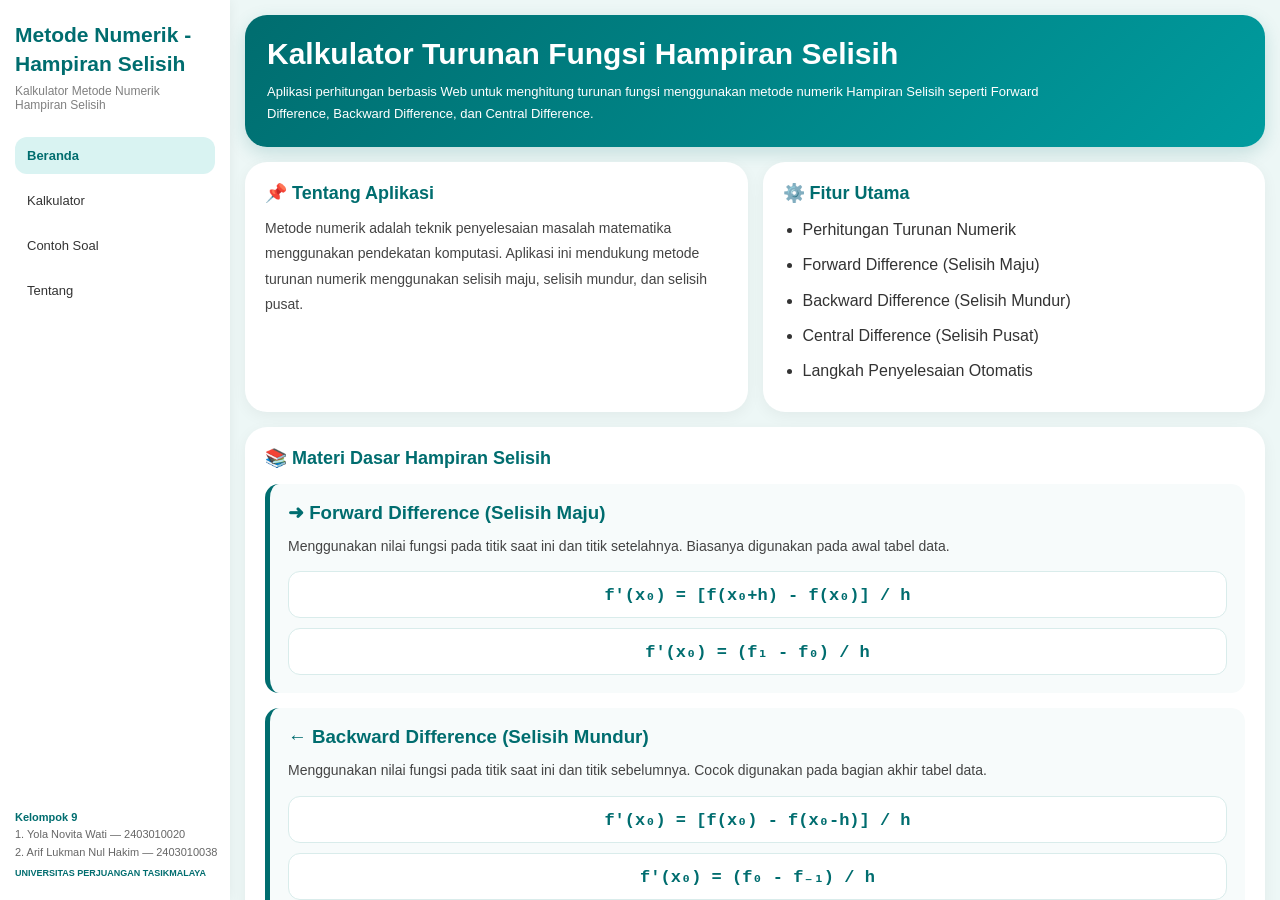
<file: index.html>
<!DOCTYPE html>
<html lang="id">

<head>
    <meta charset="UTF-8">
    <meta name="viewport" content="width=device-width, initial-scale=1.0">
    <title>Beranda - Numerical Calculator</title>

    <link rel="stylesheet" href="style.css">
    <link rel="stylesheet" href="beranda.css">
</head>

<body>

<div class="container">

    <aside class="sidebar">

        <div class="logo">
            <h2>Metode Numerik - Hampiran Selisih</h2>
            <p>Kalkulator Metode Numerik Hampiran Selisih</p>
        </div>

        <ul>
            <li class="active">Beranda</li>
            <li onclick="location.href='kalkulator.html'">Kalkulator</li>
            <li onclick="location.href='contohsoal.html'">Contoh Soal</li>
            <li onclick="location.href='tentang.html'">Tentang</li>
        </ul>

    </aside>

    <div class="team-info">
        <p><strong>Kelompok 9</strong></p>
        <p>1. Yola Novita Wati — 2403010020</p>
        <p>2. Arif Lukman Nul Hakim — 2403010038</p>
        <p class="campus">
            UNIVERSITAS PERJUANGAN TASIKMALAYA
        </p>
    </div>

    <main class="main-content">

        <!-- HERO -->
        <section class="hero">

            <h1>Kalkulator Turunan Fungsi Hampiran Selisih</h1>

            <p>
                Aplikasi perhitungan berbasis Web untuk menghitung turunan fungsi
                menggunakan metode numerik Hampiran Selisih seperti
                Forward Difference, Backward Difference, dan Central Difference.
            </p>

        </section>

        <!-- TENTANG -->
        <section class="home-card">

            <h2>📌 Tentang Aplikasi</h2>

            <p>
                Metode numerik adalah teknik penyelesaian masalah matematika
                menggunakan pendekatan komputasi. Aplikasi ini mendukung
                metode turunan numerik menggunakan selisih maju,
                selisih mundur, dan selisih pusat.
            </p>

        </section>

        <!-- FITUR -->
        <section class="home-card">

            <h2>⚙️ Fitur Utama</h2>

            <ul>
                <li>Perhitungan Turunan Numerik</li>
                <li>Forward Difference (Selisih Maju)</li>
                <li>Backward Difference (Selisih Mundur)</li>
                <li>Central Difference (Selisih Pusat)</li>
                <li>Langkah Penyelesaian Otomatis</li>
            </ul>

        </section>

        <!-- MATERI -->
        <section class="home-card materi-card">

            <h2>📚 Materi Dasar Hampiran Selisih</h2>

            <div class="metode-box">

                <h3>➜ Forward Difference (Selisih Maju)</h3>

                <p>
                    Menggunakan nilai fungsi pada titik saat ini dan titik setelahnya.
                    Biasanya digunakan pada awal tabel data.
                </p>

                <div class="rumus">
                    f'(x₀) = [f(x₀+h) - f(x₀)] / h
                </div>

                <div class="rumus">
                    f'(x₀) = (f₁ - f₀) / h
                </div>

            </div>

            <div class="metode-box">

                <h3>← Backward Difference (Selisih Mundur)</h3>

                <p>
                    Menggunakan nilai fungsi pada titik saat ini dan titik sebelumnya.
                    Cocok digunakan pada bagian akhir tabel data.
                </p>

                <div class="rumus">
                    f'(x₀) = [f(x₀) - f(x₀-h)] / h
                </div>

                <div class="rumus">
                    f'(x₀) = (f₀ - f₋₁) / h
                </div>

            </div>

            <div class="metode-box">

                <h3>↔ Central Difference (Selisih Pusat)</h3>

                <p>
                    Menggunakan titik sebelum dan sesudah titik yang dihitung.
                    Umumnya menghasilkan galat yang lebih kecil.
                </p>

                <div class="rumus">
                    f'(x₀) = [f(x₀+h) − f(x₀−h)] / 2h
                </div>

                <div class="rumus">
                    f'(x₀) = (f₁ − f₋₁) / 2h
                </div>

            </div>

        </section>

        <!-- MULAI -->
        <section class="home-card highlight">

            <h2>🚀 Mulai Sekarang</h2>

            <p>
                Klik menu <strong>Kalkulator</strong>
                untuk mulai menghitung turunan fungsi.
            </p>

            <button onclick="location.href='kalkulator.html'">
                Buka Kalkulator
            </button>

        </section>

    </main>

</div>

</body>
</html>
</file>
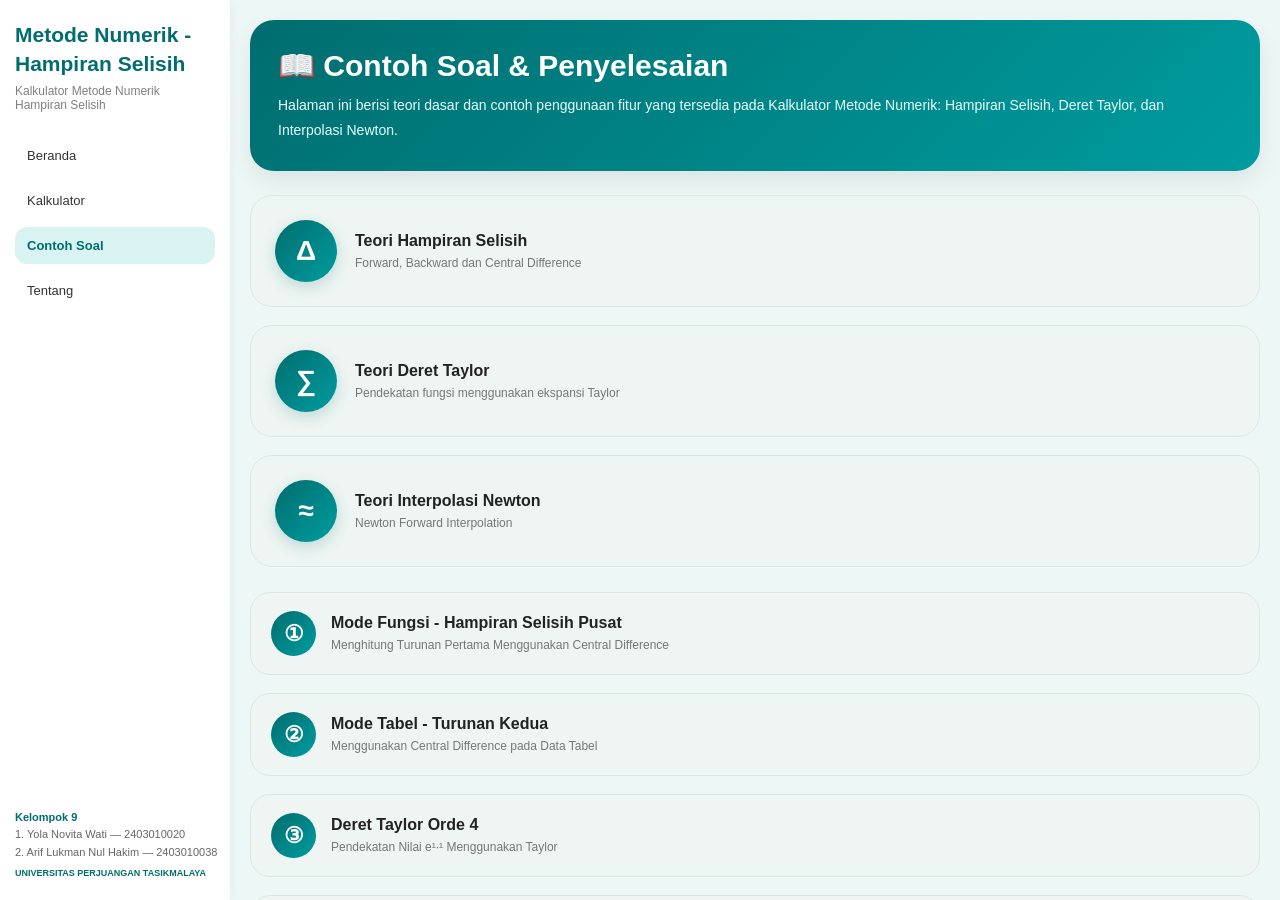
<file: contohsoal.html>
<!DOCTYPE html>
<html lang="id">

<head>
    <meta charset="UTF-8">
    <meta name="viewport" content="width=device-width, initial-scale=1.0">
    <title>Contoh Soal</title>

    <link rel="stylesheet" href="style.css">
    <link rel="stylesheet" href="contohsoal.css">
</head>

<body>

<div class="container">

    <aside class="sidebar">
        <div class="logo">
            <h2>Metode Numerik - Hampiran Selisih</h2>
            <p>Kalkulator Metode Numerik Hampiran Selisih</p>
        </div>

        <ul>
            <li onclick="location.href='index.html'">Beranda</li>
            <li onclick="location.href='kalkulator.html'">Kalkulator</li>
            <li class="active">Contoh Soal</li>
            <li onclick="location.href='tentang.html'">Tentang</li>
        </ul>
    </aside>

    <div class="team-info">
        <p><strong>Kelompok 9</strong></p>
        <p>1. Yola Novita Wati — 2403010020</p>
        <p>2. Arif Lukman Nul Hakim — 2403010038</p>
        <p class="campus">UNIVERSITAS PERJUANGAN TASIKMALAYA</p>
    </div>

    <main class="contoh-container">

    <div class="contoh-header">

        <h1>📖 Contoh Soal & Penyelesaian</h1>

        <p>
            Halaman ini berisi teori dasar dan contoh penggunaan
            fitur yang tersedia pada Kalkulator Metode Numerik:
            Hampiran Selisih, Deret Taylor, dan Interpolasi Newton.
        </p>

    </div>

    <!-- =====================================================
     TEORI
===================================================== -->

<div class="info-section">

    <details class="info-card">

        <summary>

            <div class="summary-left">

                <div class="icon">Δ</div>

                <div>

                    <h3>Teori Hampiran Selisih</h3>

                    <small>
                        Forward, Backward dan Central Difference
                    </small>

                </div>

            </div>

        </summary>

        <div class="content">

            <div class="box">

                <h4>Pengertian</h4>

                <p>

                    Hampiran Selisih (Finite Difference) merupakan metode numerik
                    untuk memperkirakan nilai turunan suatu fungsi dengan
                    menggunakan data fungsi pada titik-titik tertentu.
                    Metode ini digunakan ketika turunan analitik sulit
                    diperoleh atau hanya tersedia data tabel.

                </p>

            </div>

            <div class="rumus-box">

<pre><code>Selisih Maju (Forward Difference)

f'(x) ≈ [f(x+h)-f(x)] / h

Selisih Mundur (Backward Difference)

f'(x) ≈ [f(x)-f(x-h)] / h

Selisih Pusat (Central Difference)

f'(x) ≈ [f(x+h)-f(x-h)] / 2h

Turunan Kedua Selisih Pusat

f''(x) ≈ [f(x+h)-2f(x)+f(x-h)] / h²</code></pre>

            </div>

        </div>

    </details>

    <details class="info-card">

        <summary>

            <div class="summary-left">

                <div class="icon">∑</div>

                <div>

                    <h3>Teori Deret Taylor</h3>

                    <small>
                        Pendekatan fungsi menggunakan ekspansi Taylor
                    </small>

                </div>

            </div>

        </summary>

        <div class="content">

            <div class="box">

                <h4>Pengertian</h4>

                <p>

                    Deret Taylor digunakan untuk mendekati nilai fungsi
                    di sekitar suatu titik menggunakan informasi turunan
                    fungsi pada titik tersebut.
                    Semakin tinggi orde Taylor yang digunakan,
                    maka hasil pendekatan akan semakin akurat.

                </p>

            </div>

            <div class="rumus-box">

<pre><code>
f(x+h) = f(x) + hf'(x) + (h²/2!)f''(x) + (h³/3!)f'''(x) + (h⁴/4!)f''''(x)+...</code></pre>

            </div>

        </div>

    </details>

    <details class="info-card">

        <summary>

            <div class="summary-left">

                <div class="icon">≈</div>

                <div>

                    <h3>Teori Interpolasi Newton</h3>

                    <small>
                        Newton Forward Interpolation
                    </small>

                </div>

            </div>

        </summary>

        <div class="content">

            <div class="box">

                <h4>Pengertian</h4>

                <p>

                    Interpolasi digunakan untuk memperkirakan nilai fungsi
                    pada titik yang tidak terdapat dalam tabel data.
                    Metode Newton Forward memanfaatkan tabel selisih maju
                    untuk membentuk polinom interpolasi.

                </p>

            </div>

            <div class="rumus-box">

<pre><code>
P(x) = f₀ + sΔf₀ + [s(s-1)/2!]Δ²f₀ + [s(s-1)(s-2)/3!]Δ³f₀ + ...

dengan

s = (x-x₀)/h</code></pre>

            </div>

        </div>

    </details>

</div>

<!-- =====================================================
     CONTOH 1
===================================================== -->

<details class="contoh-card">

    <summary>

        <div class="summary-left">

            <div class="icon">①</div>

            <div>

                <h3>Mode Fungsi - Hampiran Selisih Pusat</h3>

                <small>
                    Menghitung Turunan Pertama Menggunakan Central Difference
                </small>

            </div>

        </div>

    </summary>

    <div class="content">

        <div class="box">

            <h4>Diketahui</h4>

            <p>
                Fungsi :<b>f(x)=x³+2x²−x+1</b>
                <br><br>
                Nilai x = <b>2</b>
                <br>
                Nilai h = <b>0.1</b>
                <br>
                Metode = <b>Central Difference</b>
                <br>
                Turunan yang dicari = <b>f'(x)</b>

            </p>

        </div>

        <div class="step">

            <p>Langkah 1 - Gunakan Rumus Selisih Pusat</p>

<pre><code>
f'(x) ≈ [f(x+h)-f(x-h)] / 2h
</code></pre>

        </div>

        <div class="step">

            <p>Langkah 2 - Hitung Nilai Fungsi</p>

<pre><code>
f(2.1) = (2.1)³ + 2(2.1)² - 2.1 + 1 = 17.081000

f(1.9) = (1.9)³ + 2(1.9)² - 1.9 + 1 = 12.299000
</code></pre>

        </div>

        <div class="step">

            <p>Langkah 3 - Substitusi ke Rumus</p>

<pre><code>
f'(2) = [17.081000 - 12.299000] / (2 × 0.1) 
      = 4.782000 / 0.2
      = 23.910000
</code></pre>

        </div>

        <div class="hasil-box">

            <span>Hasil Turunan Pertama</span>

            <strong>23.910000</strong>

        </div>

    </div>

</details>

<!-- =====================================================
     CONTOH 2
===================================================== -->

<details class="contoh-card">

    <summary>

        <div class="summary-left">

            <div class="icon">②</div>

            <div>

                <h3>Mode Tabel - Turunan Kedua</h3>

                <small>
                    Menggunakan Central Difference pada Data Tabel
                </small>

            </div>

        </div>

    </summary>

    <div class="content">

        <div class="box">

            <h4>Data Tabel</h4>

            <table class="data-table">

                <tr>
                    <th>x</th>
                    <th>f(x)</th>
                </tr>

                <tr><td>1.8</td><td>10.889365</td></tr>
                <tr><td>1.9</td><td>12.703199</td></tr>
                <tr><td>2.0</td><td>14.778112</td></tr>
                <tr><td>2.1</td><td>17.148957</td></tr>
                <tr><td>2.2</td><td>19.855033</td></tr>

            </table>

        </div>

        <div class="step">

            <p>Langkah 1 - Gunakan Rumus Turunan Kedua</p>

<pre><code>
f''(x) ≈ [f(x+h)-2f(x)+f(x-h)] / h²
</code></pre>

        </div>

        <div class="step">

            <p>Langkah 2 - Ambil Data yang Dibutuhkan</p>

<pre><code>
f(2.1) = 17.148957

f(2.0) = 14.778112

f(1.9) = 12.703199

h = 0.1
</code></pre>

        </div>

        <div class="step">

            <p>Langkah 3 - Substitusi</p>

<pre><code>
f''(2.0) = [17.148957 - 2(14.778112) + 12.703199] / 0.1²
         = 0.295932 / 0.01
         = 29.593200
</code></pre>

        </div>

        <div class="hasil-box">

            <span>Hasil Turunan Kedua</span>

            <strong>29.593200</strong>

        </div>

    </div>

</details>

<!-- =====================================================
     CONTOH 3
===================================================== -->

<details class="contoh-card">

    <summary>

        <div class="summary-left">

            <div class="icon">③</div>

            <div>

                <h3>Deret Taylor Orde 4</h3>

                <small>
                    Pendekatan Nilai e¹·¹ Menggunakan Taylor
                </small>

            </div>

        </div>

    </summary>

    <div class="content">

        <div class="box">

            <h4>Diketahui</h4>

            <p>

                Fungsi :<b>f(x)=eˣ</b>
                <br><br>
                x = 1
                <br>
                h = 0.1
                <br>
                Orde Taylor = 4

            </p>

        </div>

        <div class="step">

            <p>Langkah 1 - Rumus Taylor Orde 4</p>

<pre><code>
f(x+h) = f(x) + hf'(x) + (h²/2!)f''(x) + (h³/3!)f'''(x) + (h⁴/4!)f''''(x)
</code></pre>

        </div>

        <div class="step">

            <p>Langkah 2 - Hitung Nilai Turunan</p>

<pre><code>
f(x)     = e¹ = 2.718282

f'(x)    = 2.718282

f''(x)   = 2.718282

f'''(x)  = 2.718282

f''''(x) = 2.718282
</code></pre>

        </div>

        <div class="step">

            <p>Langkah 3 - Substitusi ke Deret Taylor</p>

<pre><code>
f(1.1) = 2.718282 + 0.1(2.718282) + 0.1²/2(2.718282) + 0.1³/6(2.718282) + 0.1⁴/24(2.718282)
       = 3.004165
</code></pre>

        </div>

        <div class="hasil-box">

            <span>Hasil Taylor</span>

            <strong>3.004165</strong>

        </div>

    </div>

</details>

<!-- =====================================================
     CONTOH 4
===================================================== -->

<details class="contoh-card">

    <summary>

        <div class="summary-left">

            <div class="icon">④</div>

            <div>

                <h3>Interpolasi Newton Forward</h3>

                <small>
                    Menaksir Nilai Fungsi pada x = 2.05
                </small>

            </div>

        </div>

    </summary>

    <div class="content">

        <div class="box">

            <h4>Diketahui</h4>

            <table class="data-table">

                <tr>
                    <th>x</th>
                    <th>f(x)</th>
                </tr>

                <tr><td>1.8</td><td>10.889365</td></tr>
                <tr><td>1.9</td><td>12.703199</td></tr>
                <tr><td>2.0</td><td>14.778112</td></tr>
                <tr><td>2.1</td><td>17.148957</td></tr>
                <tr><td>2.2</td><td>19.855033</td></tr>

            </table>

        </div>

        <div class="step">

            <p>Langkah 1 - Hitung Parameter s</p>

<pre><code>
s = (x-x₀) / h = (2.05-1.8) / 0.1 = 2.5
</code></pre>

        </div>

        <div class="step">

            <p>Langkah 2 - Rumus Newton Forward</p>

<pre><code>
P(x) = f₀ + sΔf₀ + [s(s−1)/2!]Δ²f₀ +  [s(s−1)(s−2)/3!]Δ³f₀ +...
</code></pre>

        </div>

        <div class="step">

            <p>Langkah 3 - Substitusi Nilai</p>

<pre><code>
P(2.05) = 10.889365 + 2.5(1.813834) +  [2.5(1.5)/2](0.261079) + ...
        = 15.924191
</code></pre>

        </div>

        <div class="hasil-box">

            <span>Hasil Interpolasi</span>

            <strong>15.924191</strong>

        </div>

    </div>

</details>

</div>

</body>
</html>
</file>
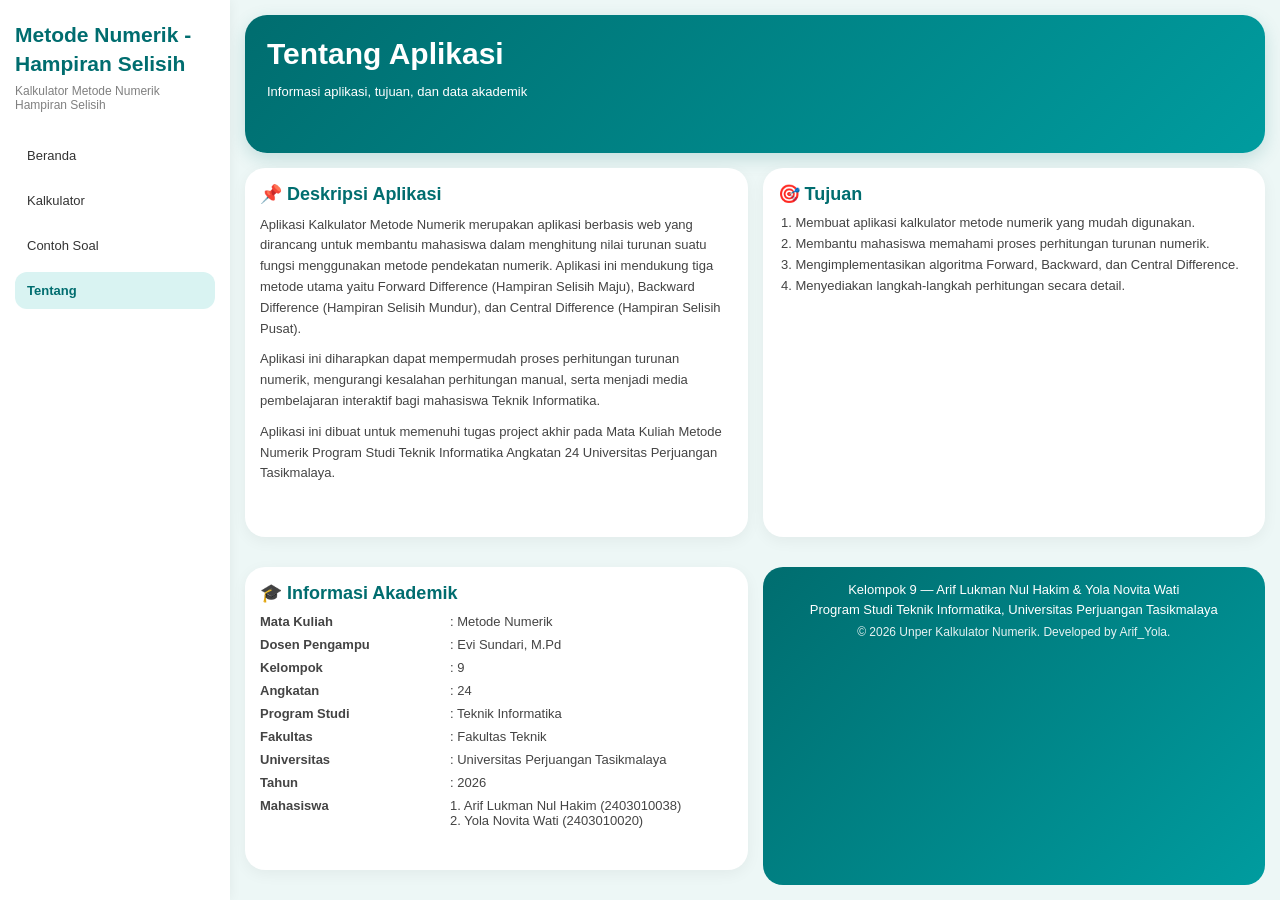
<file: tentang.html>
<!DOCTYPE html>
<html lang="id">

<head>
    <meta charset="UTF-8">
    <meta name="viewport" content="width=device-width, initial-scale=1.0">
    <title>Tentang Aplikasi</title>

    <link rel="stylesheet" href="style.css">
    <link rel="stylesheet" href="tentang.css">
</head>

<body>

<div class="container">

    <!-- SIDEBAR -->
    <aside class="sidebar">

        <div class="logo">
            <h2>Metode Numerik - Hampiran Selisih</h2>
            <p>Kalkulator Metode Numerik Hampiran Selisih</p>
        </div>

        <ul>
            <li onclick="location.href='index.html'">Beranda</li>
            <li onclick="location.href='kalkulator.html'">Kalkulator</li>
            <li onclick="location.href='contohsoal.html'">Contoh Soal</li>
            <li class="active">Tentang</li>
        </ul>

    </aside>

    <!-- MAIN -->
    <main class="main-content">

        <!-- HEADER -->
        <section class="hero">
            <h1>Tentang Aplikasi</h1>
            <p>Informasi aplikasi, tujuan, dan data akademik</p>
        </section>

        <!-- DESKRIPSI -->
        <section class="about-card">

            <h2>📌 Deskripsi Aplikasi</h2>
            <p>
                Aplikasi Kalkulator Metode Numerik merupakan aplikasi berbasis web yang dirancang untuk membantu mahasiswa dalam menghitung nilai turunan suatu fungsi menggunakan metode pendekatan numerik. Aplikasi ini mendukung tiga metode utama yaitu Forward Difference (Hampiran Selisih Maju), Backward Difference (Hampiran Selisih Mundur), dan Central Difference (Hampiran Selisih Pusat).
            </p>

            <p>
                Aplikasi ini diharapkan dapat mempermudah proses perhitungan turunan numerik, mengurangi kesalahan perhitungan manual, serta menjadi media pembelajaran interaktif bagi mahasiswa Teknik Informatika.
            </p>

            <p>
                Aplikasi ini dibuat untuk memenuhi tugas project akhir pada Mata Kuliah Metode Numerik Program Studi Teknik Informatika Angkatan 24 Universitas Perjuangan Tasikmalaya.
            </p>

        </section>

        <!-- TUJUAN -->
        <section class="about-card">

            <h2>🎯 Tujuan</h2>

            <ol>
                <li>Membuat aplikasi kalkulator metode numerik yang mudah digunakan.</li>
                <li>Membantu mahasiswa memahami proses perhitungan turunan numerik.</li>
                <li>Mengimplementasikan algoritma Forward, Backward, dan Central Difference.</li>
                <li>Menyediakan langkah-langkah perhitungan secara detail.</li>
            </ol>

        </section>

        <!-- INFORMASI AKADEMIK -->
        <section class="about-card">

            <h2>🎓 Informasi Akademik</h2>

            <div class="info-grid">

                <div><strong>Mata Kuliah</strong></div>
                <div>: Metode Numerik</div>

                <div><strong>Dosen Pengampu</strong></div>
                <div>: Evi Sundari, M.Pd</div>

                <div><strong>Kelompok</strong></div>
                <div>: 9</div>

                <div><strong>Angkatan</strong></div>
                <div>: 24</div>

                <div><strong>Program Studi</strong></div>
                <div>: Teknik Informatika</div>

                <div><strong>Fakultas</strong></div>
                <div>: Fakultas Teknik</div>

                <div><strong>Universitas</strong></div>
                <div>: Universitas Perjuangan Tasikmalaya</div>

                <div><strong>Tahun</strong></div>
                <div>: 2026</div>

                <div><strong>Mahasiswa</strong></div>
                <div>
                    1. Arif Lukman Nul Hakim (2403010038)<br>
                    2. Yola Novita Wati (2403010020)
                </div>

            </div>

        </section>

        <!-- FOOTER -->
        <section class="footer-card">

            <p>
                Kelompok 9 — Arif Lukman Nul Hakim & Yola Novita Wati
            </p>

            <p>
                Program Studi Teknik Informatika, Universitas Perjuangan Tasikmalaya
            </p>

            <p class="copyright">
                © 2026 Unper Kalkulator Numerik. Developed by Arif_Yola.
            </p>

        </section>

    </main>

</div>

</body>
</html>
</file>
<file: style.css>
/* =========================
   GLOBAL
========================= */

*{
    margin:0;
    padding:0;
    box-sizing:border-box;
    font-family:Arial, sans-serif;
}

body{
    background:#edf7f6;
    color:#333;
    overflow:hidden;
}

.container{
    display:flex;
    height:100vh;
}


/* =========================
   SIDEBAR
========================= */

.sidebar{
    width:230px;
    background:white;
    padding:20px 15px;
    box-shadow:0 0 12px rgba(0,0,0,0.06);
    z-index:10;
}

.logo h2{
    color:#006d6f;
    font-size:21px;
    line-height:1.4;
}

.logo p{
    color:gray;
    margin-top:5px;
    font-size:12px;
}

.sidebar ul{
    list-style:none;
    margin-top:25px;
}

.sidebar ul li{
    padding:11px 12px;
    margin-bottom:8px;
    border-radius:12px;
    cursor:pointer;
    font-size:13px;
    transition:0.3s;
}

.sidebar ul li.active,
.sidebar ul li:hover{
    background:#d9f3f2;
    color:#006d6f;
    font-weight:bold;
}


/* =========================
   TEAM INFO
========================= */

.team-info{
    position:fixed;
    left:15px;
    bottom:20px;
    font-size:11px;
    color:#666;
    line-height:1.6;
    z-index:999;
}

.team-info strong{
    color:#006d6f;
}

.campus{
    margin-top:4px;
    font-weight:bold;
    color:#006d6f;
    font-size:9px;
}


/* =========================
   MAIN CONTENT
========================= */

.main-content{
    flex:1;
    padding:15px;
    display:grid;
    grid-template-columns:1fr 1fr;
    gap:15px;
    overflow:hidden;
}


/* =========================
   HERO
========================= */

.hero{
    grid-column:1 / 3;
    background:linear-gradient(135deg,#006d6f,#009c9f);
    color:white;
    padding:22px;
    border-radius:22px;
    box-shadow:0 6px 18px rgba(0,109,111,0.18);
}

.hero h1{
    font-size:30px;
    margin-bottom:10px;
}

.hero p{
    width:85%;
    line-height:1.7;
    font-size:13px;
}


/* =========================
   CARD
========================= */

.calculator-card,
.result-card{
    background:white;
    border-radius:22px;
    box-shadow:0 4px 18px rgba(0,0,0,0.05);
}

.calculator-card{
    padding:18px;
    overflow:auto;
}

.result-card{
    padding:18px;
    overflow:auto;
    max-height:calc(100vh - 170px);
}

.calculator-card h2,
.result-card h2{
    color:#006d6f;
    margin-bottom:16px;
    font-size:21px;
}


/* =========================
   FORM
========================= */

.form-group{
    margin-bottom:14px;
}

.form-group label{
    display:block;
    margin-bottom:6px;
    font-size:13px;
    font-weight:bold;
    color:#333;
}

.form-group input,
.form-group textarea,
.formula-select{
    width:100%;
    padding:11px 12px;
    border-radius:12px;
    border:1px solid #ddd;
    font-size:13px;
    transition:0.3s;
    background:white;
}

.form-group input:focus,
.form-group textarea:focus,
.formula-select:focus{
    border-color:#009c9f;
    outline:none;
    box-shadow:0 0 0 3px rgba(0,156,159,0.12);
}

.formula-select{
    cursor:pointer;
}

/* =========================
   BARIS TARGET
========================= */

.target-row{

    background:
    rgba(
        0,
        109,
        111,
        0.12
    );

    font-weight:700;

}

.target-row td{

    color:#006d6f;

}

/* =========================
   PRESISI & GALAT
========================= */

.precision-grid{
    display:grid;
    grid-template-columns:
    repeat(3,1fr);

    gap:20px;
}

.input-help{
    display:block;
    margin-top:6px;
    color:#888;
    font-size:11px;
    line-height:1.4;
}

.precision-grid .formula-select{
    height:44px;
}
.input-note{
    display:block;
    margin-top:5px;
    color:#777;
    font-size:11px;
    line-height:1.5;
}

input[type="number"]{
    width:100%;
}
/* =========================
   BUTTON GROUP
========================= */

.mode-container,
.approach-container{
    display:flex;
    gap:10px;
    margin-bottom:18px;
}

.mode-btn,
.approach-btn{
    flex:1;
    padding:12px;
    border:none;
    border-radius:12px;
    background:#f2f2f2;
    cursor:pointer;
    font-size:12px;
    font-weight:bold;
    transition:0.3s;
}

.mode-btn:hover,
.approach-btn:hover{
    background:#d9f3f2;
}

.mode-btn.active,
.approach-btn.active{
    background:#006d6f;
    color:white;
}

.reset-btn{

    width:100%;

    padding:16px;

    border:none;

    border-radius:14px;

    background:#dc3545;

    color:white;

    font-weight:700;

    cursor:pointer;

    margin-top:10px;

}
/* =========================
   TABLE MODE
========================= */

#tableMode{
    display:none;
}

.table-note{
    margin-top:8px;
    margin-bottom:14px;
    font-size:12px;
    color:#666;
    line-height:1.7;
    background:#f7fbfb;
    padding:12px;
    border-left:4px solid #006d6f;
    border-radius:10px;
}


/* =========================
   SECTION HEADING
========================= */

.method-heading{
    margin-top:18px;
    margin-bottom:10px;
    color:#006d6f;
    font-size:15px;
}


/* =========================
   TURUNAN
========================= */

.turunan-container{
    display:grid;
    grid-template-columns:repeat(4,1fr);
    gap:8px;
    margin-bottom:20px;
}

.turunan-btn{
    padding:11px 5px;
    border:none;
    border-radius:12px;
    background:#f3f3f3;
    cursor:pointer;
    font-size:11px;
    font-weight:bold;
    transition:0.3s;
}

.turunan-btn:hover{
    background:#d9f3f2;
}

.turunan-btn.active{
    background:#006d6f;
    color:white;
}


/* =========================
   METHOD SIDE BY SIDE
========================= */

.method-container{
    display:grid;
    grid-template-columns:repeat(3,1fr);
    gap:14px;
    margin-bottom:20px;
}

.method{
    position:relative;
    border:2px solid #d8e8e6;
    border-radius:16px;
    padding:18px 14px;
    background:white;
    text-align:center;
    cursor:pointer;
    transition:0.3s;

    display:flex;
    flex-direction:column;
    align-items:center;
    justify-content:center;

    min-height:155px;
}

.method:hover{
    transform:translateY(-2px);
    background:#f4fbfa;
    border-color:#009c9f;
}

.method.active{
    background:#eaf7f6;
    border-color:#006d6f;
}

.method.active::after{
    content:"✓";
    position:absolute;
    top:-11px;
    right:-11px;

    width:26px;
    height:26px;
    border-radius:50%;

    background:#006d6f;
    color:white;

    display:flex;
    align-items:center;
    justify-content:center;

    font-size:14px;
    font-weight:bold;
}

.method-icon{
    width:52px;
    height:52px;
    border-radius:50%;

    background:#e9f0ef;
    color:#006d6f;

    display:flex;
    align-items:center;
    justify-content:center;

    margin-bottom:12px;
    font-size:24px;
}

.method.active .method-icon{
    background:#006d6f;
    color:white;
}

.method-title{
    font-size:14px;
    font-weight:bold;
    margin-bottom:5px;
    color:#222;
}

.method.active .method-title{
    color:#006d6f;
}

.method small{
    color:gray;
    margin-bottom:12px;
    font-size:11px;
}

.method-formula{
    width:100%;
    border-top:1px solid #d8e8e6;
    padding-top:12px;
    margin-top:5px;

    font-size:11px;
    font-family:monospace;
    color:#006d6f;
    line-height:1.5;
}


/* =========================
   CALCULATE BUTTON
========================= */

.calculate-btn{
    width:100%;
    padding:14px;
    border:none;
    border-radius:14px;
    background:#006d6f;
    color:white;
    font-size:14px;
    font-weight:bold;
    cursor:pointer;
    transition:0.3s;
}

.calculate-btn:hover{
    background:#009c9f;
    transform:translateY(-1px);
}


/* =========================
   RESULT
========================= */

.result-item{
    background:#f7fbfb;
    padding:10px 12px;
    border-radius:12px;
    border:1px solid #e5eeee;

    display:flex;
    flex-direction:column;
    gap:4px;

    min-height:60px;
}
.result-grid{
    display:grid;
    grid-template-columns:1fr 1fr;
    gap:10px;
    margin-bottom:15px;
}
/* =========================
   FINAL RESULT
========================= */

.final-result{
    margin-top:10px;

    background:linear-gradient(
        135deg,
        #d8f3f2,
        #f1fcfc
    );

    padding:20px;
    border-radius:16px;

    border:1px solid #c9e8e7;

    text-align:center;
}

.final-result h3{
    color:#006d6f;
    margin-bottom:5px;
    font-size:17px;
}

.final-result p{
    font-size:32px;
    font-weight:bold;
    color:#006d6f;
    word-break:break-word;
}


/* =========================
   STEPS
========================= */

.steps{
    margin-top:12px;
}

.steps h3{
    color:#006d6f;
    margin-bottom:10px;
    font-size:16px;
}

.steps pre{

    margin-top:8px;

    padding:10px 14px;

    line-height:1.25;

    font-size:13px;

    white-space:pre-wrap;

    border:1px solid #eee;

    border-radius:12px;

    background:#f8f8f8;

}
/* =========================
   TABEL LANGKAH PENYELESAIAN
========================= */

.table-title{
    color:#006d6f;
    margin:15px 0 8px;
    font-size:15px;
    font-weight:bold;
}

.table-wrapper{
    width:100%;
    overflow-x:auto;
    margin-bottom:18px;
    border-radius:12px;
    border:1px solid #dcecec;
    background:white;
}

.hasil-table{
    width:100%;
    min-width:780px;
    border-collapse:collapse;
    background:white;
}

.hasil-table thead{
    background:#006d6f;
    color:white;
}

.hasil-table th{
    padding:12px;
    text-align:center;
    font-size:13px;
    border:1px solid #dcecec;
    white-space:nowrap;
}

.hasil-table td{
    padding:10px;
    text-align:center;
    font-size:12px;
    border:1px solid #dcecec;
    white-space:nowrap;
}

.hasil-table tbody tr:nth-child(even){
    background:#f7fbfb;
}

.hasil-table tbody tr:hover{
    background:#eaf7f6;
}

.summary-box{

    margin-bottom:20px;

    background:white;

    border-radius:15px;

    padding:15px;

    box-shadow:0 3px 10px rgba(0,0,0,.08);

}

.summary-table{

    width:100%;

    border-collapse:collapse;

}

.summary-table td{

    padding:8px 12px;

    border-bottom:1px solid #eee;

}

.summary-table td:first-child{

    font-weight:600;

    width:180px;

}

.export-btn{

    width:100%;

    margin-top:10px;

    padding:14px;

    border:none;

    border-radius:12px;

    cursor:pointer;

    font-weight:600;

    font-size:15px;

    background:#198754;

    color:white;

    transition:.3s;

}

.export-btn:hover{

    transform:translateY(-2px);

}
/* =========================
   TABEL PERBANDINGAN / NILAI SEJATI
========================= */

.compare-box{
    margin-top:16px;
    margin-bottom:16px;
}

.compare-title{
    color:#006d6f;
    font-size:15px;
    margin-bottom:8px;
}

.compare-table{
    width:100%;
    min-width:520px;
    border-collapse:collapse;
    background:white;
}

.compare-table th{
    background:#006d6f;
    color:white;
    padding:11px;
    border:1px solid #dcecec;
    font-size:13px;
    text-align:center;
}

.compare-table td{
    padding:10px;
    border:1px solid #dcecec;
    text-align:center;
    font-size:12px;
}

.compare-table tbody tr:nth-child(even){
    background:#f7fbfb;
}

.nilai-sejati-box{
    background:#eefafa;
    border-left:5px solid #006d6f;
    border-radius:14px;
    padding:14px;
    margin:15px 0;
    line-height:1.7;
    font-size:13px;
}

.nilai-sejati-box h4{
    color:#006d6f;
    margin-bottom:8px;
}

.nilai-sejati-box code{
    color:#006d6f;
    font-weight:bold;
}


/* =========================
   SCROLLBAR
========================= */

::-webkit-scrollbar{
    width:8px;
}

::-webkit-scrollbar-thumb{
    background:#c9dddd;
    border-radius:20px;
}

::-webkit-scrollbar-track{
    background:#f1f7f7;
}


/* =========================
   RESPONSIVE
========================= */

@media(max-width:900px){

    body{
        overflow:auto;
    }

    .container{
        flex-direction:column;
        height:auto;
    }

    .sidebar{
        width:100%;
    }

    .main-content{
        grid-template-columns:1fr;
    }

    .hero{
        grid-column:auto;
    }

    .hero p{
        width:100%;
    }

    .mode-container,
    .approach-container{
        flex-direction:column;
    }

    .turunan-container{
        grid-template-columns:repeat(2,1fr);
    }

    .method-container{
        grid-template-columns:1fr;
    }

    .result-card{
        max-height:none;
    }

    .team-info{
        position:static;
        padding:15px;
        background:white;
    }

    .hasil-table{
        min-width:720px;
    }


    .error-status{
    margin-top:10px;
    padding:10px;
    border-radius:10px;
    font-size:12px;
    font-weight:bold;
}

.error-ok{
    background:#e7f8ed;
    color:#16803c;
    border:1px solid #b8e6c6;
}

.error-bad{
    background:#fff0f0;
    color:#c62828;
    border:1px solid #f2c1c1;
}
}

.warning-note{

    margin-top:15px;
    padding:12px 16px;

    background:#fff8e6;

    border-left:4px solid #f4b400;

    color:#7a5a00;

    border-radius:10px;

    font-size:14px;
    line-height:1.6;

}
</file>
<file: beranda.css>
/* =========================
   BERANDA
========================= */
body{
    overflow-y:auto !important;
}

.main-content{
    overflow-y:auto;
}
.home-card{
    background:white;
    border-radius:22px;
    padding:20px;
    box-shadow:0 4px 15px rgba(0,0,0,.05);
}

.home-card h2{
    color:#006d6f;
    margin-bottom:12px;
    font-size:18px;
}

.home-card p{
    font-size:14px;
    color:#444;
    line-height:1.8;
}

.home-card ul{
    margin-left:20px;
}

.home-card ul li{
    margin-bottom:8px;
    line-height:1.7;
}

/* =========================
   MATERI
========================= */

.materi-card{
    grid-column:1 / 3;
}

.metode-box{
    background:#f7fbfb;
    border-left:5px solid #006d6f;
    border-radius:14px;
    padding:18px;
    margin-top:15px;
}

.metode-box h3{
    color:#006d6f;
    margin-bottom:10px;
}

.metode-box p{
    margin-bottom:12px;
}

.rumus{
    background:white;
    border:1px solid #d9eceb;
    border-radius:12px;
    padding:12px;
    text-align:center;

    font-family:"Courier New", monospace;
    font-size:17px;
    font-weight:bold;

    color:#006d6f;

    margin-top:10px;
}

/* =========================
   HIGHLIGHT
========================= */

.home-card.highlight{
    background:linear-gradient(135deg,#006d6f,#009c9f);
    color:white;
}

.home-card.highlight h2,
.home-card.highlight p{
    color:white;
}

.home-card button{
    margin-top:15px;
    padding:12px 18px;

    border:none;
    border-radius:12px;

    background:white;
    color:#006d6f;

    font-weight:bold;
    cursor:pointer;
}

.home-card button:hover{
    background:#f5f5f5;
}

/* =========================
   RESPONSIVE
========================= */

@media(max-width:900px){

    .materi-card{
        grid-column:auto;
    }

    .rumus{
        font-size:14px;
    }

}
</file>
<file: contohsoal.css>
/* CONTAINER */

.contoh-container{
    flex:1;
    padding:20px;
    overflow:auto;
}


/* HEADER */

.contoh-header{
    background:linear-gradient(135deg,#006d6f,#009c9f);
    color:white;
    border-radius:20px;
    padding:22px;
    margin-bottom:20px;
    box-shadow:0 4px 15px rgba(0,0,0,0.08);
}

.contoh-header h1{
    color:white;
    font-size:26px;
    margin-bottom:8px;
}

.contoh-header p{
    color:#e6ffff;
    font-size:13px;
    line-height:1.6;
}


/* INFO COLLAPSIBLE */

.info-section{
    display:flex;
    flex-direction:column;
    gap:18px;
    margin-bottom:25px;
}

.info-card{
    background:#eef5f2;
    border-radius:22px;
    border:1px solid #dce7e2;
    overflow:hidden;
}

.info-card summary{
    list-style:none;
    cursor:pointer;
    padding:24px;
}

.info-card summary::-webkit-details-marker{
    display:none;
}

.info-card .content{
    padding:0 24px 24px;
}

.info-card[open]{
    box-shadow:0 8px 20px rgba(0,0,0,0.05);
}

.info-card .summary-left{
    display:flex;
    align-items:center;
    gap:18px;
}

.info-card .icon{
    width:62px;
    height:62px;
    min-width:62px;

    border-radius:50%;

    background:#dff0ea;
    color:#006d6f;

    display:flex;
    align-items:center;
    justify-content:center;

    font-size:28px;
    font-weight:bold;
}

.info-card h3{
    font-size:20px;
    margin-bottom:6px;
    color:#222;
}

.info-card small{
    color:#777;
    font-size:14px;
}


/* GUIDE */

.guide-list{
    display:flex;
    flex-direction:column;
    gap:10px;
}

.guide-item{
    background:#f7fbfb;
    padding:12px;
    border-radius:12px;
    border-left:4px solid #009c9f;
}

.guide-item strong{
    color:#006d6f;
    font-size:14px;
}

.guide-item p{
    margin-top:5px;
    font-size:13px;
    line-height:1.7;
    color:#444;
}


/* CARD */

.contoh-card{
    background:#eef5f2;
    border-radius:20px;
    margin-bottom:18px;
    overflow:hidden;
    border:1px solid #dce7e2;
}


/* SUMMARY */

summary{
    list-style:none;
    cursor:pointer;
    padding:18px 20px;
}

summary::-webkit-details-marker{
    display:none;
}

.summary-left{
    display:flex;
    align-items:center;
    gap:15px;
}


/* ICON */

.icon{
    width:45px;
    height:45px;
    min-width:45px;
    border-radius:50%;
    background:#dff0ea;
    color:#2d7d6f;

    display:flex;
    align-items:center;
    justify-content:center;

    font-size:22px;
    font-weight:bold;
}

.icon.green{
    background:#dff0ea;
    color:#2d7d6f;
}


/* TITLE */

.summary-left h3{
    font-size:16px;
    margin-bottom:3px;
    color:#222;
}

.summary-left small{
    color:#777;
    font-size:12px;
}


/* CONTENT */

.content{
    padding:0 20px 20px;
}


/* BOX */

.box{
    background:white;
    padding:15px;
    border-radius:12px;
    margin-bottom:15px;
}

.box h4{
    margin-bottom:10px;
    color:#777;
    font-size:13px;
}

.box p{
    line-height:1.7;
    font-size:14px;
}

.box code{
    font-size:15px;
    color:#2d7d6f;
    font-weight:bold;
    line-height:1.7;
}

.note-box{
    border-left:5px solid #006d6f;
}

.rumus-box{
    margin-top:12px;
    background:#f7fbfb;
    padding:12px;
    border-radius:12px;
    border:1px solid #e1ece8;
}

.rumus-box pre,
.box pre,
.step pre{
    white-space:pre-wrap;
    word-wrap:break-word;
    overflow-x:auto;
    margin:0;
}

.rumus-box code,
.box pre code,
.step pre code{
    display:block;
    font-family:"Courier New", monospace;
    font-size:13px;
    line-height:1.8;
}


/* TABLE */

.data-table{
    width:100%;
    border-collapse:collapse;
    overflow:hidden;
    border-radius:10px;
    font-size:14px;
}

.data-table th{
    background:#dff0ea;
    color:#006d6f;
    padding:10px;
    border:1px solid #d2e5de;
}

.data-table td{
    background:#fff;
    padding:9px;
    text-align:center;
    border:1px solid #e1ece8;
}


/* TITLE */

.penyelesaian-title{
    margin:15px 0 10px;
    color:#777;
    font-size:13px;
}


/* STEP */

.step{
    background:white;
    padding:15px;
    border-radius:12px;
    margin-bottom:12px;
}

.step p{
    margin-bottom:8px;
    font-weight:bold;
    font-size:14px;
}

.step code{
    white-space:pre-line;
    line-height:1.8;
    color:#444;
    font-size:14px;
}


/* HASIL */

.hasil-box{
    margin-top:15px;
    background:linear-gradient(135deg,#1d7d6e,#2b9c8d);
    color:white;
    padding:18px;
    border-radius:14px;

    display:flex;
    justify-content:space-between;
    align-items:center;
    gap:15px;
}

.hasil-box strong{
    font-size:28px;
    white-space:nowrap;
}


/* RESPONSIVE */

@media(max-width:900px){

    .contoh-container{
        padding:10px;
    }

    .summary-left{
        align-items:flex-start;
    }

    .info-card .summary-left{
        align-items:flex-start;
    }

    .hasil-box{
        align-items:flex-start;
        flex-direction:column;
    }

    .info-card .icon{
        width:50px;
        height:50px;
        min-width:50px;
        font-size:22px;
    }

    .info-card h3{
        font-size:16px;
    }

    .info-card small{
        font-size:12px;
    }
}

/* =========================================
   UPGRADE CONTOH SOAL 2026
========================================= */

/* HEADER */

.contoh-header{

    background:
    linear-gradient(
        135deg,
        #006d6f,
        #009c9f
    );

    color:white;

    padding:28px;

    border-radius:24px;

    margin-bottom:24px;

    box-shadow:
    0 10px 25px
    rgba(0,0,0,.08);

}

.contoh-header h1{

    font-size:30px;

    margin-bottom:10px;

    color:white;

}

.contoh-header p{

    color:#e8ffff;

    line-height:1.8;

    font-size:14px;

}

/* =========================================
   INFO CARD
========================================= */

.info-card{

    transition:.3s;

}

.info-card:hover{

    transform:
    translateY(-2px);

}

.info-card[open]{

    border-color:#009c9f;

}

.info-card .icon{

    background:
    linear-gradient(
        135deg,
        #006d6f,
        #009c9f
    );

    color:white;

    box-shadow:
    0 5px 15px
    rgba(0,109,111,.2);

}

/* =========================================
   CONTOH CARD
========================================= */

.contoh-card{

    transition:.25s;

}

.contoh-card:hover{

    transform:
    translateY(-2px);

    box-shadow:
    0 10px 25px
    rgba(0,0,0,.05);

}

.contoh-card[open]{

    border-color:#009c9f;

}

/* =========================================
   RUMUS
========================================= */

.rumus-box{

    background:#f9ffff;

    border:

    1px solid
    #d7eeee;

    border-left:

    6px solid
    #009c9f;

}

.rumus-box code{

    color:#006d6f;

    font-size:14px;

    font-weight:600;

}

/* =========================================
   BOX INPUT
========================================= */

.box{

    border:

    1px solid
    #e4ecec;

    box-shadow:

    0 3px 10px
    rgba(0,0,0,.03);

}

.box h4{

    color:#006d6f;

    font-weight:700;

    margin-bottom:12px;

}

.box p{

    line-height:2;

}

/* =========================================
   LANGKAH
========================================= */

.step{

    background:white;

    border:

    1px solid
    #e7eeee;

    border-left:

    6px solid
    #006d6f;

    box-shadow:

    0 3px 10px
    rgba(0,0,0,.03);

}

.step pre{

    font-size:14px;

    line-height:2;

    color:#333;

}

.step code{

    color:#333;

}

/* =========================================
   DATA TABLE
========================================= */

.data-table{

    margin-top:8px;

    border-radius:14px;

    overflow:hidden;

}

.data-table th{

    background:
    linear-gradient(
        135deg,
        #006d6f,
        #009c9f
    );

    color:white;

    font-weight:600;

}

.data-table td{

    transition:.2s;

}

.data-table tr:hover td{

    background:#f6ffff;

}

/* =========================================
   HASIL
========================================= */

.hasil-box{

    margin-top:18px;

    background:
    linear-gradient(
        135deg,
        #006d6f,
        #009c9f
    );

    border-radius:18px;

    padding:20px;

    box-shadow:

    0 8px 20px
    rgba(0,109,111,.18);

}

.hasil-box span{

    font-size:15px;

    color:#dfffff;

}

.hasil-box strong{

    font-size:30px;

    font-weight:700;

    letter-spacing:.5px;

}

/* =========================================
   ICON CONTOH
========================================= */

.contoh-card .icon{

    background:
    linear-gradient(
        135deg,
        #006d6f,
        #009c9f
    );

    color:white;

    font-weight:700;

}

/* =========================================
   SCROLLBAR
========================================= */

.contoh-container::-webkit-scrollbar{

    width:10px;

}

.contoh-container::-webkit-scrollbar-thumb{

    background:#009c9f;

    border-radius:20px;

}

.contoh-container::-webkit-scrollbar-track{

    background:#edf7f6;

}

/* =========================================
   MOBILE
========================================= */

@media(max-width:768px){

    .contoh-header{

        padding:20px;

    }

    .contoh-header h1{

        font-size:24px;

    }

    .hasil-box{

        flex-direction:column;

        align-items:flex-start;

        gap:10px;

    }

    .hasil-box strong{

        font-size:24px;

    }

    .data-table{

        font-size:12px;

    }

    .step pre{

        font-size:12px;

    }

}
</file>
<file: tentang.css>
/* ABOUT PAGE STYLE */

.about-card{
    background:white;
    border-radius:20px;
    padding:15px;
    margin-bottom:15px;
    box-shadow:0 4px 15px rgba(0,0,0,0.05);
}

/* Judul */
.about-card h2{
    color:#006d6f;
    margin-bottom:10px;
    font-size:18px;
}

/* Paragraf */
.about-card p{
    font-size:13px;
    line-height:1.6;
    color:#444;
    margin-bottom:10px;
}

/* List tujuan */
.about-card ol{
    margin-left:18px;
    font-size:13px;
    color:#444;
}

.about-card ol li{
    margin-bottom:6px;
}

/* INFO GRID */
.info-grid{
    display:grid;
    grid-template-columns:180px 1fr;
    gap:8px 10px;
    font-size:13px;
    color:#444;
}

/* FOOTER CARD */
.footer-card{
    background:linear-gradient(135deg,#006d6f,#009c9f);
    color:white;
    padding:15px;
    border-radius:20px;
    text-align:center;
}

.footer-card p{
    font-size:13px;
    margin-bottom:5px;
}

.footer-card .copyright{
    font-size:12px;
    margin-top:8px;
    opacity:0.9;
}
</file>
